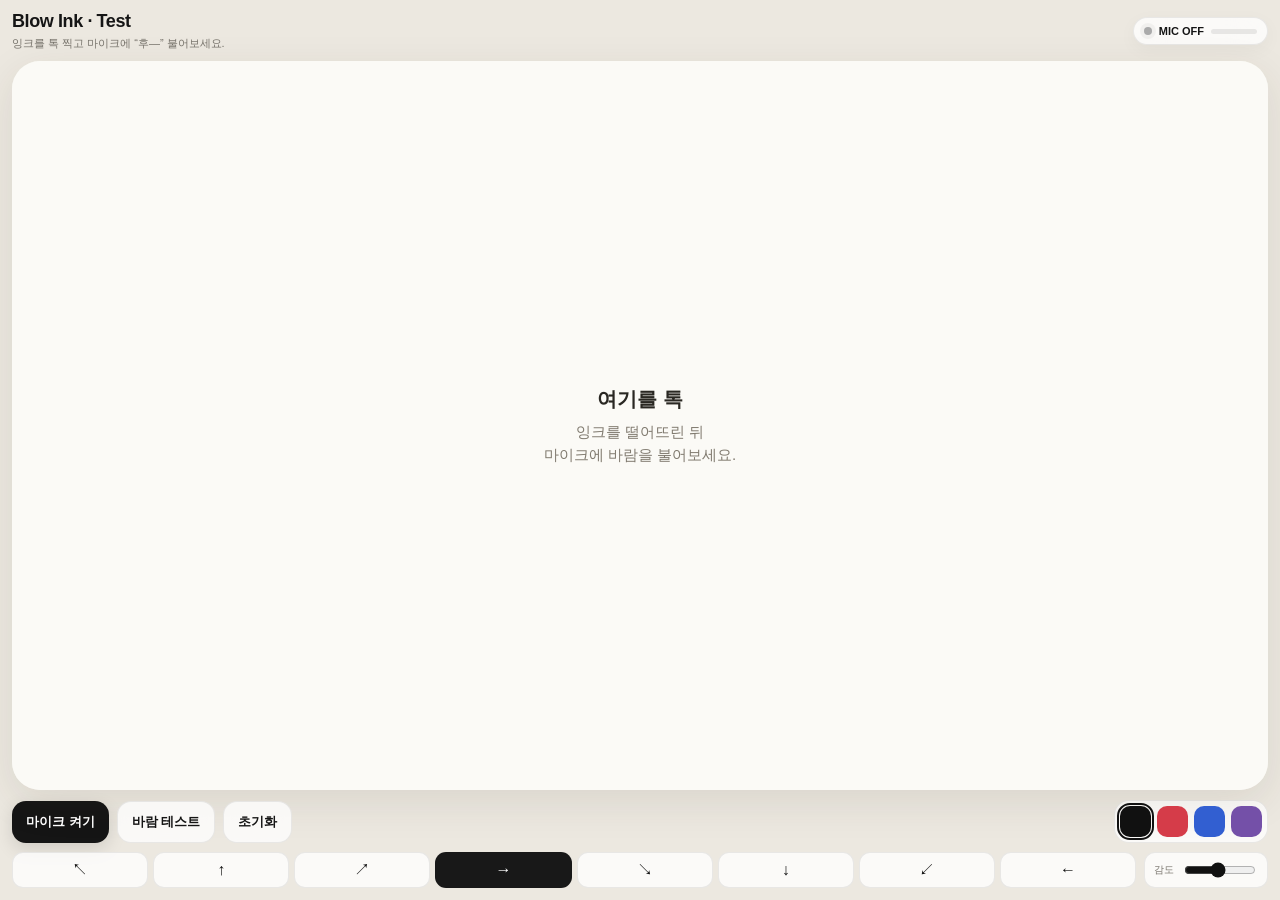
<file: blow-ink-test/index.html>
<!doctype html>
<html lang="ko">
<head>
<meta charset="utf-8" />
<meta name="viewport" content="width=device-width,initial-scale=1,viewport-fit=cover,user-scalable=no" />
<meta name="theme-color" content="#f3f0ea" />
<title>Blow Ink Test</title>
<style>
  :root{
    --bg:#ece8e0; --paper:#fbfaf6; --text:#151515; --muted:#77736b;
    --glass:rgba(255,255,255,.76); --line:rgba(20,20,20,.08);
  }
  *{box-sizing:border-box;-webkit-tap-highlight-color:transparent}
  html,body{margin:0;width:100%;height:100%;overflow:hidden;background:var(--bg);font-family:-apple-system,BlinkMacSystemFont,"SF Pro Display","Apple SD Gothic Neo","Noto Sans KR",sans-serif;color:var(--text)}
  body{padding:env(safe-area-inset-top) env(safe-area-inset-right) env(safe-area-inset-bottom) env(safe-area-inset-left)}
  .app{height:100%;display:grid;grid-template-rows:auto 1fr auto;gap:10px;padding:12px}
  .top{display:flex;align-items:center;justify-content:space-between;gap:10px}
  .title{min-width:0}
  h1{font-size:18px;line-height:1.1;margin:0;font-weight:750;letter-spacing:-.4px}
  .sub{font-size:11px;color:var(--muted);margin-top:4px}
  .mic-pill{display:flex;align-items:center;gap:7px;background:var(--glass);border:1px solid var(--line);backdrop-filter:blur(18px);-webkit-backdrop-filter:blur(18px);border-radius:999px;padding:7px 10px;box-shadow:0 5px 18px rgba(0,0,0,.04)}
  .dot{width:8px;height:8px;border-radius:50%;background:#aaa;box-shadow:0 0 0 4px rgba(0,0,0,.04)}
  .dot.on{background:#34c759;box-shadow:0 0 0 4px rgba(52,199,89,.13)}
  .mic-label{font-size:11px;font-weight:650;white-space:nowrap}
  .meter{width:46px;height:5px;background:rgba(0,0,0,.08);border-radius:99px;overflow:hidden}
  .meter i{display:block;height:100%;width:0%;background:#111;border-radius:inherit;transition:width 60ms linear}
  .stage{position:relative;min-height:0;border-radius:28px;overflow:hidden;background:var(--paper);box-shadow:0 12px 42px rgba(56,45,25,.10),inset 0 0 0 1px rgba(70,55,30,.06)}
  canvas{width:100%;height:100%;display:block;touch-action:none;background:transparent}
  .hint{position:absolute;inset:0;display:flex;align-items:center;justify-content:center;pointer-events:none;text-align:center;padding:40px;transition:opacity .25s}
  .hint.hide{opacity:0}
  .hint-inner{font-size:15px;line-height:1.55;color:#817b70}
  .hint-inner b{display:block;color:#292722;font-size:20px;margin-bottom:5px}
  .blow-badge{position:absolute;left:50%;top:14px;transform:translate(-50%,-10px) scale(.96);opacity:0;background:rgba(20,20,20,.82);color:white;padding:7px 12px;border-radius:999px;font-size:12px;font-weight:700;backdrop-filter:blur(12px);transition:.16s}
  .blow-badge.on{opacity:1;transform:translate(-50%,0) scale(1)}
  .error{position:absolute;left:14px;right:14px;bottom:14px;background:rgba(255,59,48,.92);color:white;padding:10px 12px;border-radius:14px;font-size:12px;line-height:1.4;display:none}
  .controls{display:grid;gap:9px}
  .row{display:flex;align-items:center;gap:8px;min-width:0}
  button{appearance:none;border:0;font:inherit;color:inherit}
  .primary,.soft{height:42px;border-radius:14px;padding:0 14px;font-size:13px;font-weight:720;white-space:nowrap}
  .primary{background:#151515;color:white;box-shadow:0 6px 18px rgba(0,0,0,.12)}
  .soft{background:var(--glass);border:1px solid var(--line);backdrop-filter:blur(18px);-webkit-backdrop-filter:blur(18px)}
  .soft:active,.primary:active{transform:scale(.98)}
  .colors{display:flex;gap:6px;padding:5px;background:var(--glass);border:1px solid var(--line);border-radius:15px}
  .color{width:31px;height:31px;border-radius:10px;position:relative}
  .color.active:after{content:"";position:absolute;inset:-3px;border:2px solid #111;border-radius:13px}
  .spacer{flex:1}
  .dirs{display:grid;grid-template-columns:repeat(8,1fr);gap:5px;flex:1;min-width:0}
  .dir{height:36px;border-radius:11px;background:var(--glass);border:1px solid var(--line);font-size:16px}
  .dir.active{background:#181818;color:white}
  .sens{display:flex;align-items:center;gap:8px;min-width:105px;padding:0 9px;height:36px;background:var(--glass);border:1px solid var(--line);border-radius:11px}
  .sens span{font-size:10px;color:var(--muted);white-space:nowrap}
  input[type=range]{width:72px;accent-color:#111}
  @media (max-height:700px){
    .app{gap:7px;padding:9px}
    .primary,.soft{height:38px}
    .dir,.sens{height:33px}
  }
</style>
</head>
<body>
<div class="app">
  <div class="top">
    <div class="title">
      <h1>Blow Ink · Test</h1>
      <div class="sub">잉크를 톡 찍고 마이크에 “후—” 불어보세요.</div>
    </div>
    <div class="mic-pill" aria-label="마이크 상태">
      <span id="micDot" class="dot"></span>
      <span id="micLabel" class="mic-label">MIC OFF</span>
      <span class="meter"><i id="meterFill"></i></span>
    </div>
  </div>

  <div class="stage" id="stage">
    <canvas id="canvas"></canvas>
    <div class="hint" id="hint">
      <div class="hint-inner"><b>여기를 톡</b>잉크를 떨어뜨린 뒤<br>마이크에 바람을 불어보세요.</div>
    </div>
    <div class="blow-badge" id="blowBadge">후— 바람 감지!</div>
    <div class="error" id="errorBox"></div>
  </div>

  <div class="controls">
    <div class="row">
      <button id="micBtn" class="primary">마이크 켜기</button>
      <button id="testBtn" class="soft">바람 테스트</button>
      <button id="clearBtn" class="soft">초기화</button>
      <div class="spacer"></div>
      <div class="colors" aria-label="잉크 색">
        <button class="color active" data-color="#111111" style="background:#111"></button>
        <button class="color" data-color="#d53c49" style="background:#d53c49"></button>
        <button class="color" data-color="#325fd1" style="background:#325fd1"></button>
        <button class="color" data-color="#7450a8" style="background:#7450a8"></button>
      </div>
    </div>
    <div class="row">
      <div class="dirs" aria-label="바람 방향">
        <button class="dir" data-a="-2.356">↖</button>
        <button class="dir" data-a="-1.571">↑</button>
        <button class="dir" data-a="-0.785">↗</button>
        <button class="dir active" data-a="0">→</button>
        <button class="dir" data-a="0.785">↘</button>
        <button class="dir" data-a="1.571">↓</button>
        <button class="dir" data-a="2.356">↙</button>
        <button class="dir" data-a="3.142">←</button>
      </div>
      <label class="sens"><span>감도</span><input id="sens" type="range" min="0.6" max="3.2" step="0.1" value="1.8"></label>
    </div>
  </div>
</div>

<script>
(() => {
  const canvas = document.getElementById('canvas');
  const stage = document.getElementById('stage');
  const hint = document.getElementById('hint');
  const ctx = canvas.getContext('2d', {alpha:false});
  const ink = document.createElement('canvas');
  const inkCtx = ink.getContext('2d');
  const temp = document.createElement('canvas');
  const tempCtx = temp.getContext('2d');
  const micBtn = document.getElementById('micBtn');
  const testBtn = document.getElementById('testBtn');
  const clearBtn = document.getElementById('clearBtn');
  const micDot = document.getElementById('micDot');
  const micLabel = document.getElementById('micLabel');
  const meterFill = document.getElementById('meterFill');
  const blowBadge = document.getElementById('blowBadge');
  const errorBox = document.getElementById('errorBox');
  const sens = document.getElementById('sens');

  let dpr = 1, selected = '#111111', windAngle = 0;
  let hasInk = false, fronts = [], lastT = performance.now();
  let manualBlow = 0, micStrength = 0, displayedStrength = 0;
  let analyser = null, audioCtx = null, timeData = null, freqData = null, mediaStream = null;
  let frameCount = 0;

  function rgba(hex,a){
    const h = hex.replace('#','');
    const n = parseInt(h.length===3 ? h.split('').map(x=>x+x).join('') : h,16);
    return 'rgba('+((n>>16)&255)+','+((n>>8)&255)+','+(n&255)+','+a+')';
  }

  function resize(){
    const r = stage.getBoundingClientRect();
    const old = document.createElement('canvas');
    old.width = ink.width || 1; old.height = ink.height || 1;
    if(ink.width) old.getContext('2d').drawImage(ink,0,0);
    dpr = Math.min(window.devicePixelRatio || 1, 1.6);
    const w = Math.max(1, Math.floor(r.width*dpr));
    const h = Math.max(1, Math.floor(r.height*dpr));
    canvas.width=w; canvas.height=h; ink.width=w; ink.height=h; temp.width=w; temp.height=h;
    if(old.width>1 && old.height>1) inkCtx.drawImage(old,0,0,old.width,old.height,0,0,w,h);
  }
  addEventListener('resize', resize, {passive:true});
  resize();

  function addBlot(xCss,yCss){
    const x=xCss*dpr, y=yCss*dpr;
    const base=24*dpr;
    inkCtx.save();
    inkCtx.globalCompositeOperation='source-over';

    const g=inkCtx.createRadialGradient(x,y,1,x,y,base*1.35);
    g.addColorStop(0,rgba(selected,.90));
    g.addColorStop(.5,rgba(selected,.72));
    g.addColorStop(.83,rgba(selected,.26));
    g.addColorStop(1,rgba(selected,0));
    inkCtx.fillStyle=g;
    inkCtx.beginPath(); inkCtx.arc(x,y,base*1.35,0,Math.PI*2); inkCtx.fill();

    for(let i=0;i<55;i++){
      const a=Math.random()*Math.PI*2;
      const rr=Math.pow(Math.random(),.65)*base*1.15;
      const px=x+Math.cos(a)*rr, py=y+Math.sin(a)*rr;
      const pr=(1.5+Math.random()*4.5)*dpr;
      inkCtx.fillStyle=rgba(selected,.025+Math.random()*.11);
      inkCtx.beginPath(); inkCtx.arc(px,py,pr,0,Math.PI*2); inkCtx.fill();
    }
    inkCtx.restore();

    for(let i=0;i<16;i++){
      const a=Math.random()*Math.PI*2;
      const rr=Math.random()*base*.45;
      fronts.push({
        x:x+Math.cos(a)*rr, y:y+Math.sin(a)*rr,
        px:x, py:y, color:selected,
        width:(.7+Math.random()*2.2)*dpr,
        drift:(Math.random()-.5)*.18,
        energy:.55+Math.random()*.75
      });
    }
    hasInk=true; hint.classList.add('hide');
  }

  canvas.addEventListener('pointerdown', e=>{
    const r=canvas.getBoundingClientRect();
    addBlot(e.clientX-r.left,e.clientY-r.top);
  });

  document.querySelectorAll('.color').forEach(b=>b.addEventListener('click',()=>{
    document.querySelectorAll('.color').forEach(x=>x.classList.remove('active'));
    b.classList.add('active'); selected=b.dataset.color;
  }));
  document.querySelectorAll('.dir').forEach(b=>b.addEventListener('click',()=>{
    document.querySelectorAll('.dir').forEach(x=>x.classList.remove('active'));
    b.classList.add('active'); windAngle=Number(b.dataset.a);
  }));

  clearBtn.addEventListener('click',()=>{
    inkCtx.clearRect(0,0,ink.width,ink.height);
    tempCtx.clearRect(0,0,temp.width,temp.height);
    fronts=[]; hasInk=false; hint.classList.remove('hide');
  });

  testBtn.addEventListener('pointerdown',()=>{ manualBlow=1; });
  testBtn.addEventListener('click',()=>{ manualBlow=1; });
  testBtn.addEventListener('pointerup',()=>{ manualBlow=Math.max(manualBlow,.65); });

  async function startMic(){
    errorBox.style.display='none';
    try{
      if(!navigator.mediaDevices || !navigator.mediaDevices.getUserMedia) throw new Error('이 브라우저에서 마이크 API를 사용할 수 없습니다.');
      mediaStream = await navigator.mediaDevices.getUserMedia({
        audio:{echoCancellation:false,noiseSuppression:false,autoGainControl:false,channelCount:1},
        video:false
      });
      const AC = window.AudioContext || window.webkitAudioContext;
      audioCtx = audioCtx || new AC();
      await audioCtx.resume();
      const src=audioCtx.createMediaStreamSource(mediaStream);
      analyser=audioCtx.createAnalyser();
      analyser.fftSize=2048;
      analyser.smoothingTimeConstant=.22;
      src.connect(analyser);
      timeData=new Float32Array(analyser.fftSize);
      freqData=new Uint8Array(analyser.frequencyBinCount);
      micDot.classList.add('on');
      micLabel.textContent='MIC ON';
      micBtn.textContent='마이크 켜짐';
      micBtn.disabled=true;
      micBtn.style.opacity='.68';
    }catch(err){
      errorBox.textContent='마이크를 켜지 못했어요. Safari의 마이크 권한을 확인한 뒤 다시 눌러주세요. ('+(err.message||err)+')';
      errorBox.style.display='block';
    }
  }
  micBtn.addEventListener('click', startMic);

  function readMic(){
    if(!analyser || !audioCtx) return 0;
    analyser.getFloatTimeDomainData(timeData);
    analyser.getByteFrequencyData(freqData);
    let sum=0;
    for(let i=0;i<timeData.length;i++) sum += timeData[i]*timeData[i];
    const rms=Math.sqrt(sum/timeData.length);

    const nyq=audioCtx.sampleRate/2;
    const binHz=nyq/freqData.length;
    const avgBand=(lo,hi)=>{
      const a=Math.max(0,Math.floor(lo/binHz)), b=Math.min(freqData.length-1,Math.ceil(hi/binHz));
      let s=0,n=0; for(let i=a;i<=b;i++){s+=freqData[i];n++} return n?s/n:0;
    };
    const low=avgBand(120,1100);
    const high=avgBand(1500,8500);
    const noisiness=high/(low+20);
    const sensitivity=Number(sens.value);
    const level=Math.max(0,(rms-.012))*9*sensitivity;
    const texture=Math.max(.18,Math.min(1.15,(noisiness-.18)*1.6));
    let v=Math.max(0,Math.min(1,level*texture));
    if(rms>.12) v=Math.max(v,Math.min(1,(rms-.08)*5*sensitivity));
    return v;
  }

  function smear(strength,dt){
    if(!hasInk || strength<.025) return;
    tempCtx.clearRect(0,0,temp.width,temp.height);
    tempCtx.drawImage(ink,0,0);
    const dist=(.45 + strength*3.0)*dpr*(dt/16.67);
    const dx=Math.cos(windAngle)*dist, dy=Math.sin(windAngle)*dist;

    inkCtx.save();
    inkCtx.globalAlpha=.025 + strength*.06;
    inkCtx.filter='blur('+(0.25+strength*.7)+'px)';
    inkCtx.drawImage(temp,dx,dy);
    inkCtx.restore();

    const chance=.02 + strength*.08;
    inkCtx.save();
    inkCtx.lineCap='round';
    inkCtx.lineJoin='round';
    const next=[];
    for(let i=0;i<fronts.length;i++){
      const f=fronts[i];
      const oldX=f.x, oldY=f.y;
      const localA=windAngle+f.drift+(Math.random()-.5)*(.08+strength*.10);
      const speed=(.9+strength*7.5)*dpr*f.energy*(dt/16.67);
      f.x += Math.cos(localA)*speed;
      f.y += Math.sin(localA)*speed;
      f.energy *= .9985;
      inkCtx.strokeStyle=rgba(f.color,.035+strength*.085);
      inkCtx.lineWidth=Math.max(.45*dpr,f.width*(.9+strength*.22));
      inkCtx.beginPath(); inkCtx.moveTo(oldX,oldY); inkCtx.quadraticCurveTo((oldX+f.x)/2+(Math.random()-.5)*1.5*dpr,(oldY+f.y)/2+(Math.random()-.5)*1.5*dpr,f.x,f.y); inkCtx.stroke();

      if(Math.random()<chance){
        inkCtx.fillStyle=rgba(f.color,.05+strength*.08);
        inkCtx.beginPath(); inkCtx.arc(f.x+(Math.random()-.5)*4*dpr,f.y+(Math.random()-.5)*4*dpr,(.55+Math.random()*1.9)*dpr,0,Math.PI*2); inkCtx.fill();
      }
      if(Math.random()<strength*.008 && fronts.length+next.length<260){
        next.push({...f,drift:f.drift+(Math.random()-.5)*.35,width:f.width*.7,energy:f.energy*.82});
      }
      if(f.x>-30 && f.x<ink.width+30 && f.y>-30 && f.y<ink.height+30 && f.energy>.12) next.push(f);
    }
    fronts=next.slice(-260);
    inkCtx.restore();
  }

  function render(t){
    const dt=Math.min(34,t-lastT||16.67); lastT=t; frameCount++;
    micStrength=readMic();
    manualBlow*=.94;
    const target=Math.max(micStrength,manualBlow);
    displayedStrength += (target-displayedStrength)*(target>displayedStrength?.38:.16);
    meterFill.style.width=Math.min(100,displayedStrength*100)+'%';
    blowBadge.classList.toggle('on', displayedStrength>.10);

    smear(displayedStrength,dt);

    ctx.save();
    ctx.fillStyle='#fbfaf6'; ctx.fillRect(0,0,canvas.width,canvas.height);
    ctx.drawImage(ink,0,0);
    ctx.restore();
    requestAnimationFrame(render);
  }
  requestAnimationFrame(render);
})();
</script>
</body>
</html>
</file>
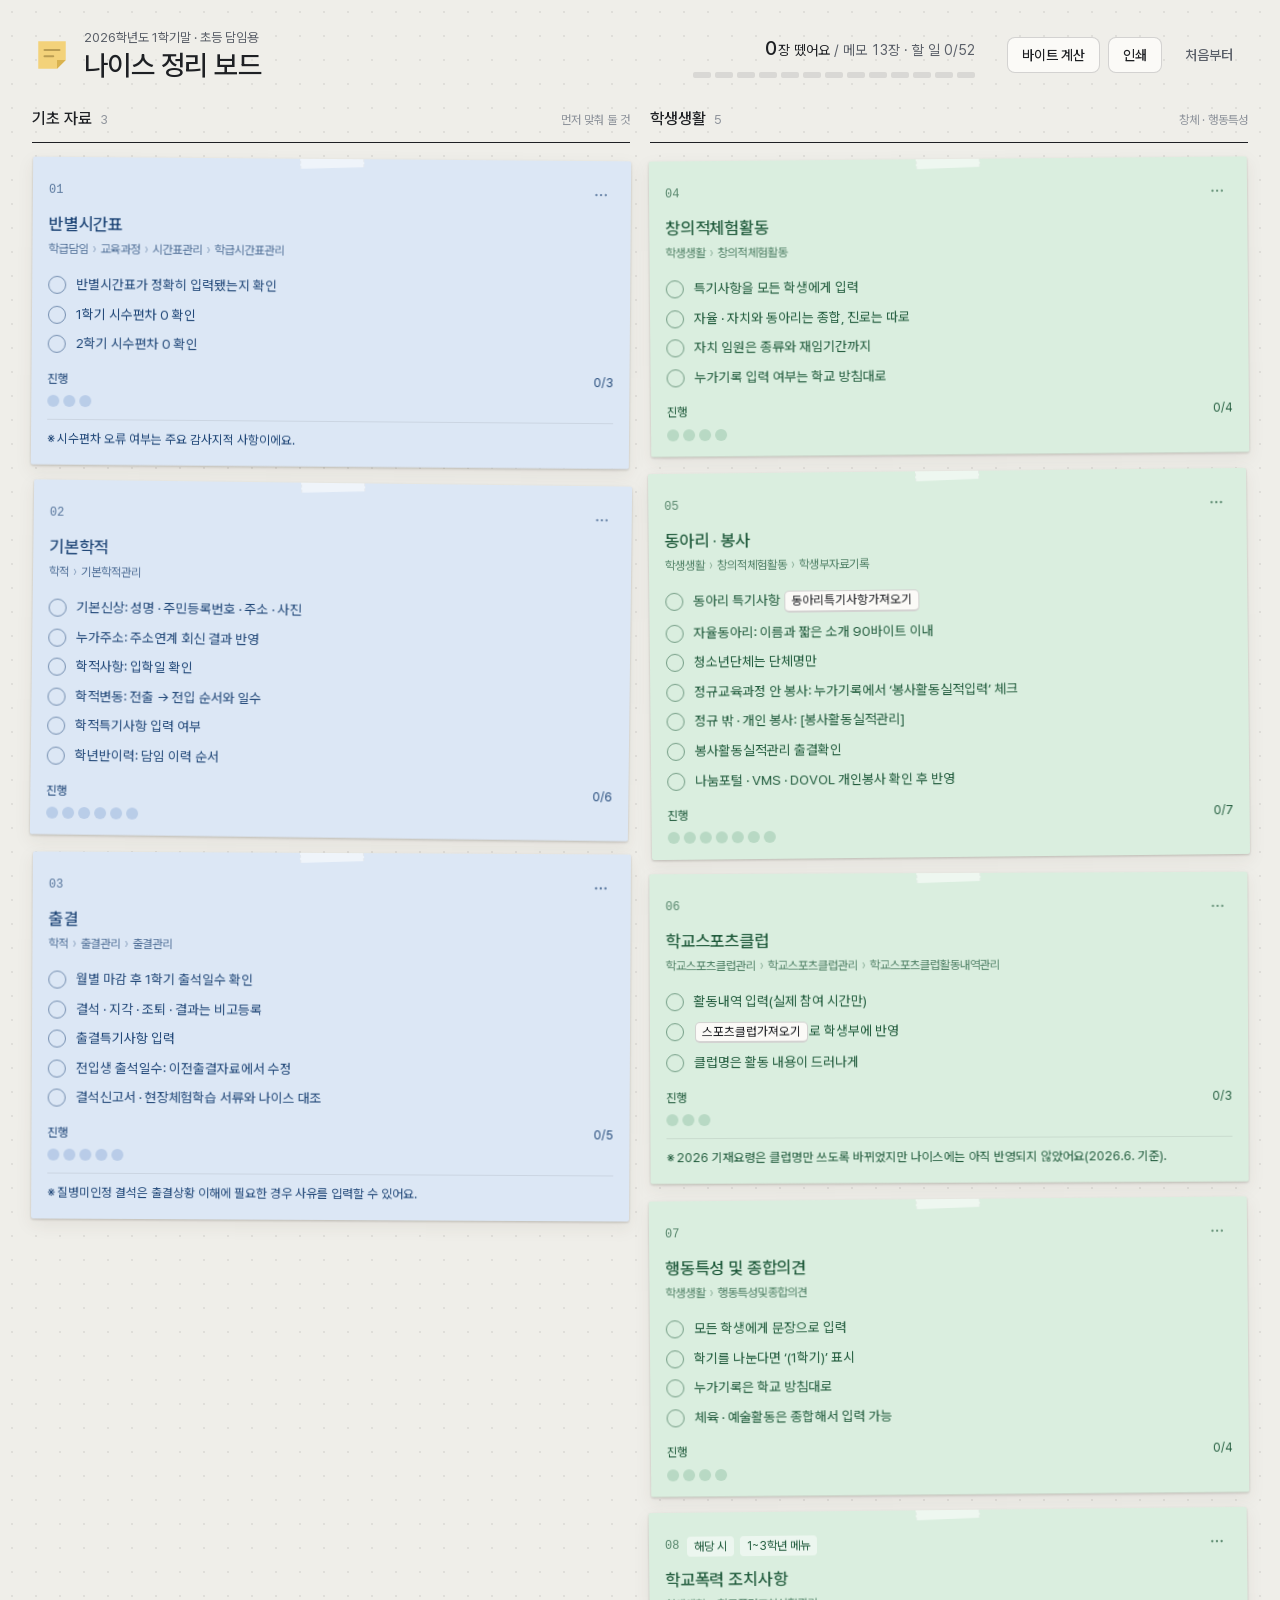
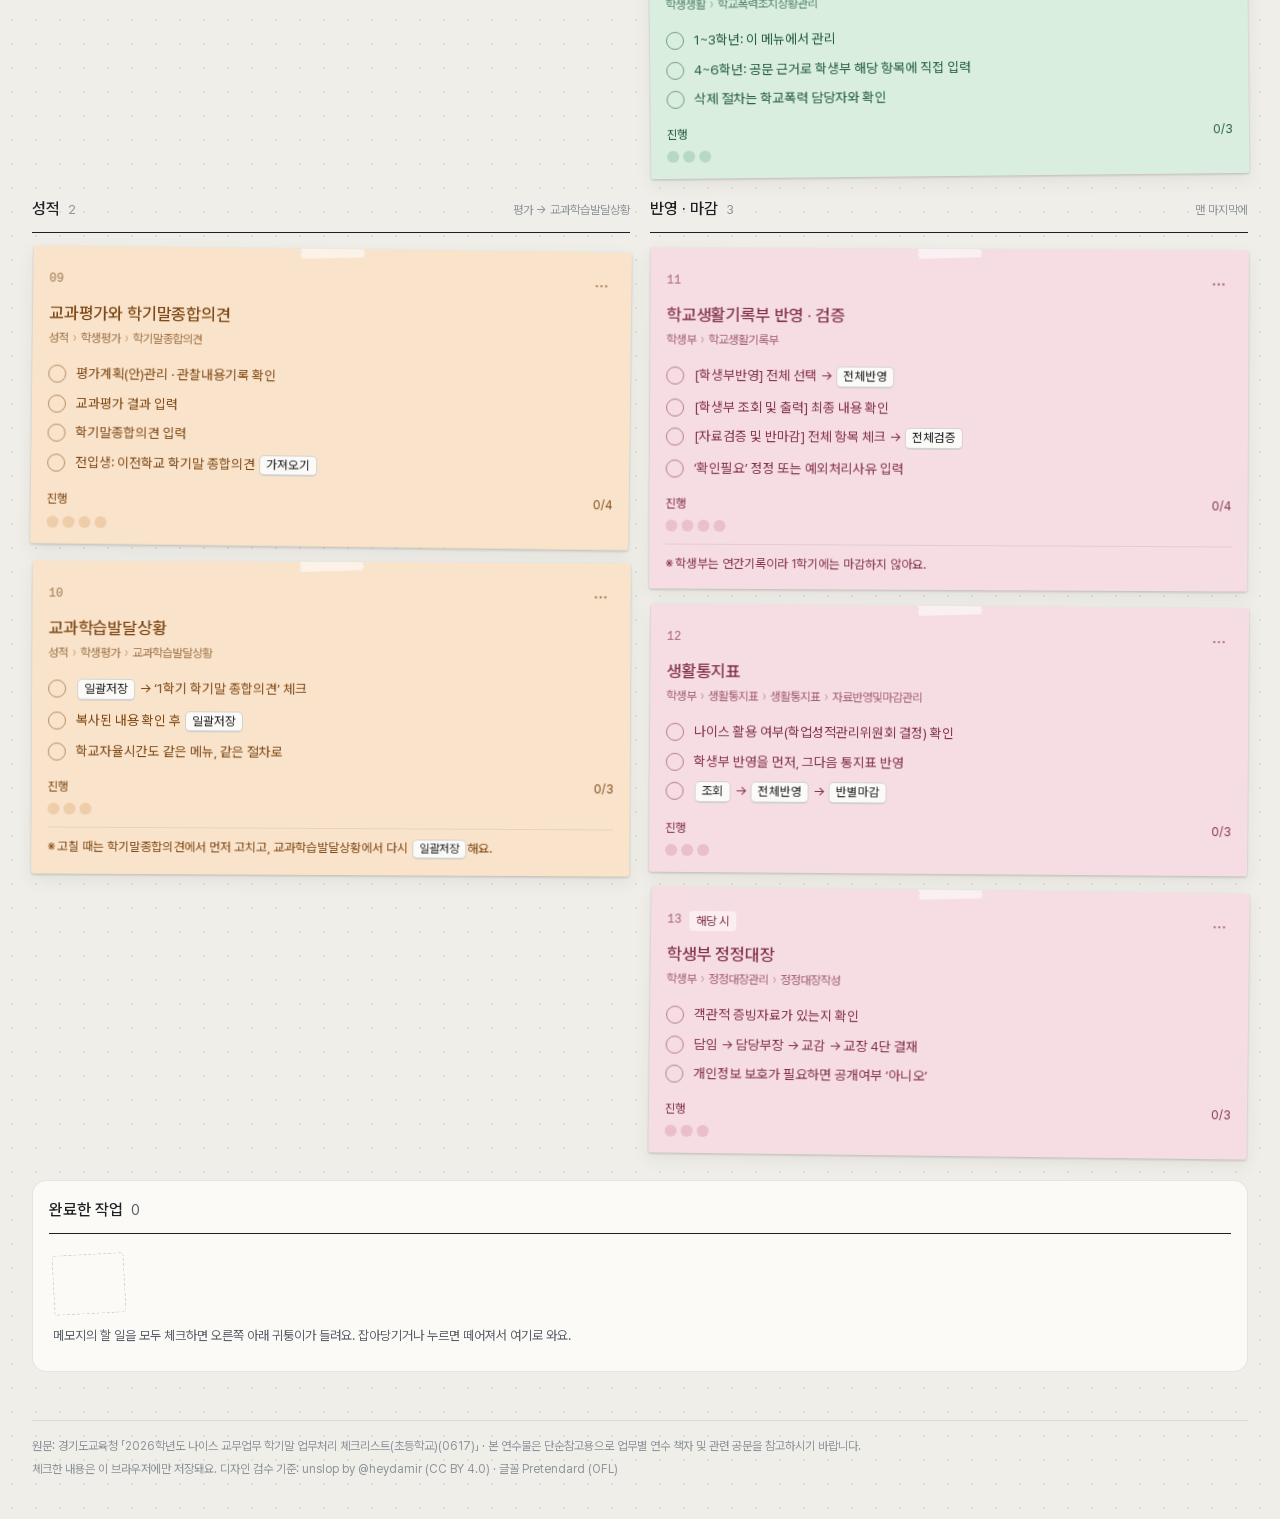
<file: neis-checklist/index.html>
<!doctype html>
<html lang="ko">
<head>
<meta charset="utf-8">
<meta name="viewport" content="width=device-width, initial-scale=1">
<title>1학기말 나이스 정리 보드</title>
<meta name="description" content="2026학년도 1학기말 나이스 입력 및 확인사항(초등) — 담임용 체크리스트 보드">
<link rel="icon" href="data:image/svg+xml,%3Csvg xmlns='http://www.w3.org/2000/svg' viewBox='0 0 32 32'%3E%3Cpath d='M5 5h22v15l-7 7H5z' fill='%23F3D27A'/%3E%3Cpath d='M20 27v-7h7' fill='%23D9B24F'/%3E%3C/svg%3E">
<link rel="stylesheet" href="css/board.css">
</head>
<body>
<div class="app">
  <header class="top">
    <div class="brand">
      <svg class="mark" viewBox="0 0 32 32" aria-hidden="true"><path d="M5 5h22v15l-7 7H5z" class="mk-a"/><path d="M20 27v-7h7z" class="mk-b"/><path d="M10 12h12M10 17h7" class="mk-l"/></svg>
      <div>
        <p class="eyebrow">2026학년도 1학기말 · 초등 담임용</p>
        <h1>나이스 정리 보드</h1>
      </div>
    </div>
    <div class="sum" aria-live="polite">
      <p class="sum-t"><b class="num" id="sumPeeled">0</b>장 뗐어요 <span class="mute">/ 메모 <span class="num" id="sumGroups">0</span>장 · 할 일 <span class="num" id="sumDone">0</span>/<span class="num" id="sumItems">0</span></span></p>
      <ol class="seg" id="seg" aria-hidden="true"></ol>
    </div>
    <nav class="tools">
      <button class="btn" type="button" data-open="bytes">바이트 계산</button>
      <button class="btn" type="button" id="printBtn">인쇄</button>
      <button class="btn ghost" type="button" id="resetBtn">처음부터</button>
    </nav>
  </header>

  <main class="main">
    <section class="board" id="board" aria-label="할 일 메모 보드"></section>

    <aside class="done" aria-labelledby="doneTitle">
      <div class="done-head">
        <h2 id="doneTitle">완료한 작업</h2>
        <span class="num mute" id="doneCount">0</span>
      </div>
      <ol class="done-list" id="doneList"></ol>
      <div class="done-empty" id="doneEmpty">
        <div class="ghost-note" aria-hidden="true"></div>
        <p>메모지의 할 일을 모두 체크하면 오른쪽 아래 귀퉁이가 들려요. 잡아당기거나 누르면 떼어져서 여기로 와요.</p>
      </div>
    </aside>
  </main>

  <section class="print-only" id="printList" aria-hidden="true"></section>

  <footer class="foot">
    <p>원문: 경기도교육청 「2026학년도 나이스 교무업무 학기말 업무처리 체크리스트(초등학교)(0617)」 · 본 연수물은 단순참고용으로 업무별 연수 책자 및 관련 공문을 참고하시기 바랍니다.</p>
    <p>체크한 내용은 이 브라우저에만 저장돼요. 디자인 검수 기준: unslop by @heydamir (CC BY 4.0) · 글꼴 Pretendard (OFL)</p>
  </footer>
</div>

<!-- 자세히 보기 -->
<dialog class="sheet" id="sheet" aria-labelledby="sheetTitle">
  <div class="sheet-in" id="sheetIn"></div>
</dialog>

<!-- 바이트 계산 -->
<dialog class="pop" id="bytes" aria-labelledby="bytesTitle">
  <form method="dialog" class="pop-in">
    <div class="pop-head">
      <h2 id="bytesTitle">나이스 바이트 계산</h2>
      <button class="icon-btn" value="close" aria-label="닫기"><svg viewBox="0 0 24 24"><path d="M18 6 6 18M6 6l12 12"/></svg></button>
    </div>
    <p class="mute small">한글 3바이트, 영문 · 숫자 · 공백 · 줄바꿈 1바이트로 셉니다. 자율동아리 소개는 90바이트 이내예요.</p>
    <textarea id="byteIn" rows="5" placeholder="입력할 문장"></textarea>
    <div class="byte-out">
      <span><b class="num" id="byteN">0</b> 바이트</span>
      <span class="mute"><span class="num" id="charN">0</span>자</span>
      <span class="byte-flag" id="byteFlag"></span>
    </div>
    <div class="byte-bar"><i id="byteBar"></i></div>
  </form>
</dialog>

<div class="toast" id="toast" role="status"></div>

<script src="js/data.js"></script>
<script src="js/board.js"></script>
</body>
</html>
</file>
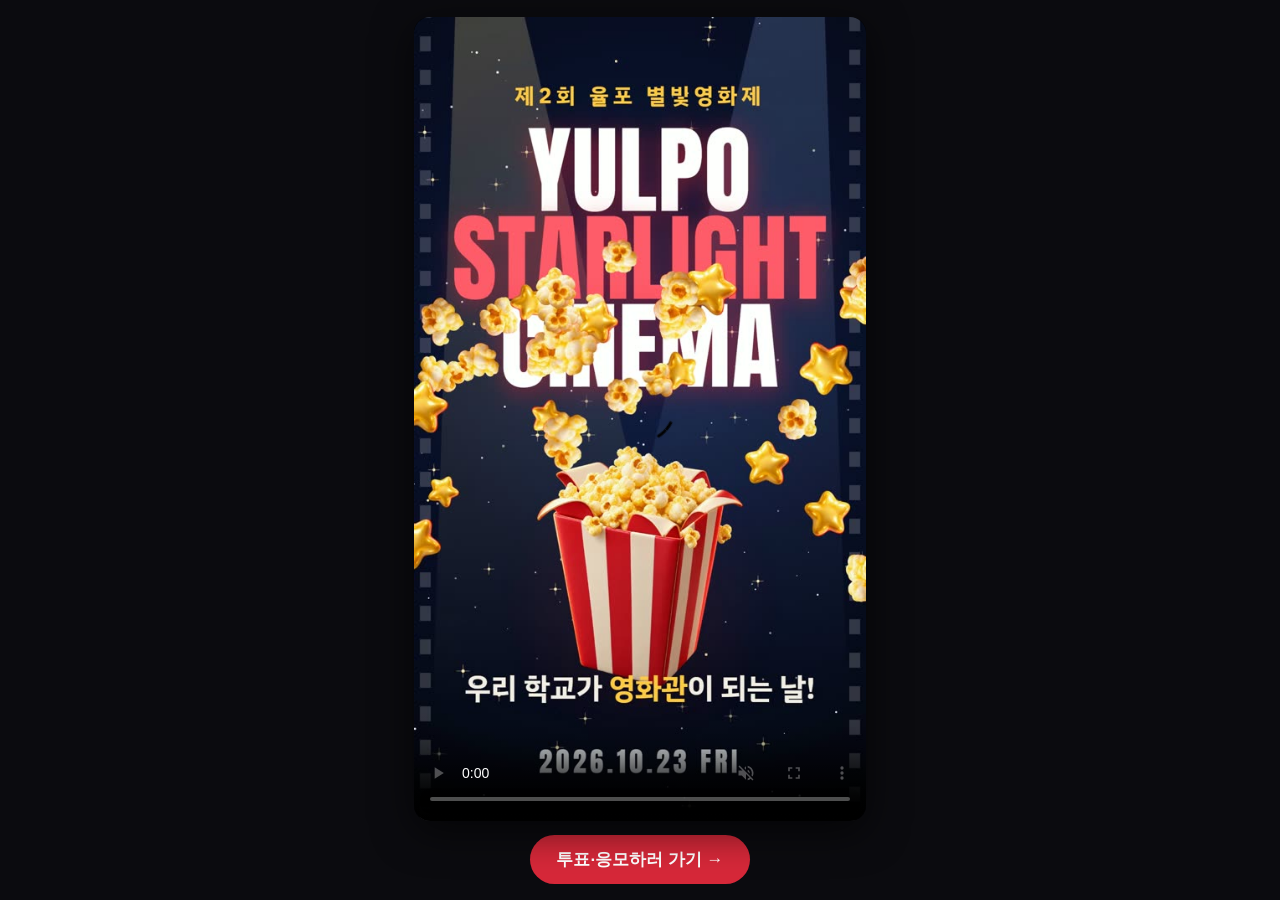
<file: video/index.html>
<!doctype html>
<html lang="ko">
<head>
<meta charset="utf-8">
<meta name="viewport" content="width=device-width,initial-scale=1,viewport-fit=cover">
<title>제2회 율포 별빛 영화제 안내 영상</title>
<meta name="robots" content="noindex">
<meta property="og:title" content="제2회 율포 별빛 영화제 안내 영상">
<meta property="og:description" content="투표하고 한마디 남기고 티켓 받는 방법을 30초에 보여 드려요.">
<meta property="og:image" content="https://a51477859.github.io/starlight/video/poster.jpg">
<meta property="og:type" content="video.other">
<style>
:root{--ink:#0B0B0F;--corn:#FFC940;--red:#D62839}
*{box-sizing:border-box;margin:0;padding:0}
html,body{height:100%;background:var(--ink);color:#F4EEE3;font-family:"Malgun Gothic","Apple SD Gothic Neo",sans-serif}
body{display:flex;flex-direction:column;align-items:center;justify-content:center;gap:14px;padding:12px 12px max(12px,env(safe-area-inset-bottom))}
.wrap{position:relative;height:calc(100dvh - 96px);max-height:900px;aspect-ratio:9/16;max-width:100%;background:#000;border-radius:16px;overflow:hidden;box-shadow:0 10px 40px rgba(0,0,0,.6)}
video{width:100%;height:100%;object-fit:contain;display:block;background:#000}
.snd{position:absolute;right:10px;top:10px;border:0;border-radius:20px;padding:8px 14px;font-weight:700;font-size:14px;font-family:inherit;background:rgba(0,0,0,.65);color:#fff;display:none}
.snd.on{display:block}
a.go{display:block;text-align:center;text-decoration:none;font-weight:700;font-size:17px;background:var(--red);color:#fff;padding:13px 26px;border-radius:30px}
</style>
</head>
<body>
<div class="wrap">
  <video id="v" src="starlight.mp4" poster="poster.jpg" controls playsinline muted autoplay preload="auto"></video>
  <button class="snd" id="snd" type="button">🔊 소리 켜기</button>
</div>
<a class="go" href="https://a51477859.github.io/starlight/">투표·응모하러 가기 →</a>
<script>
const v=document.getElementById('v'),b=document.getElementById('snd');
v.play().catch(()=>{});
function sync(){ b.classList.toggle('on', v.muted && !v.paused); }
v.addEventListener('play',sync); v.addEventListener('pause',sync); v.addEventListener('volumechange',sync);
b.addEventListener('click',()=>{ v.muted=false; v.volume=1; sync(); });
</script>
</body>
</html>
</file>
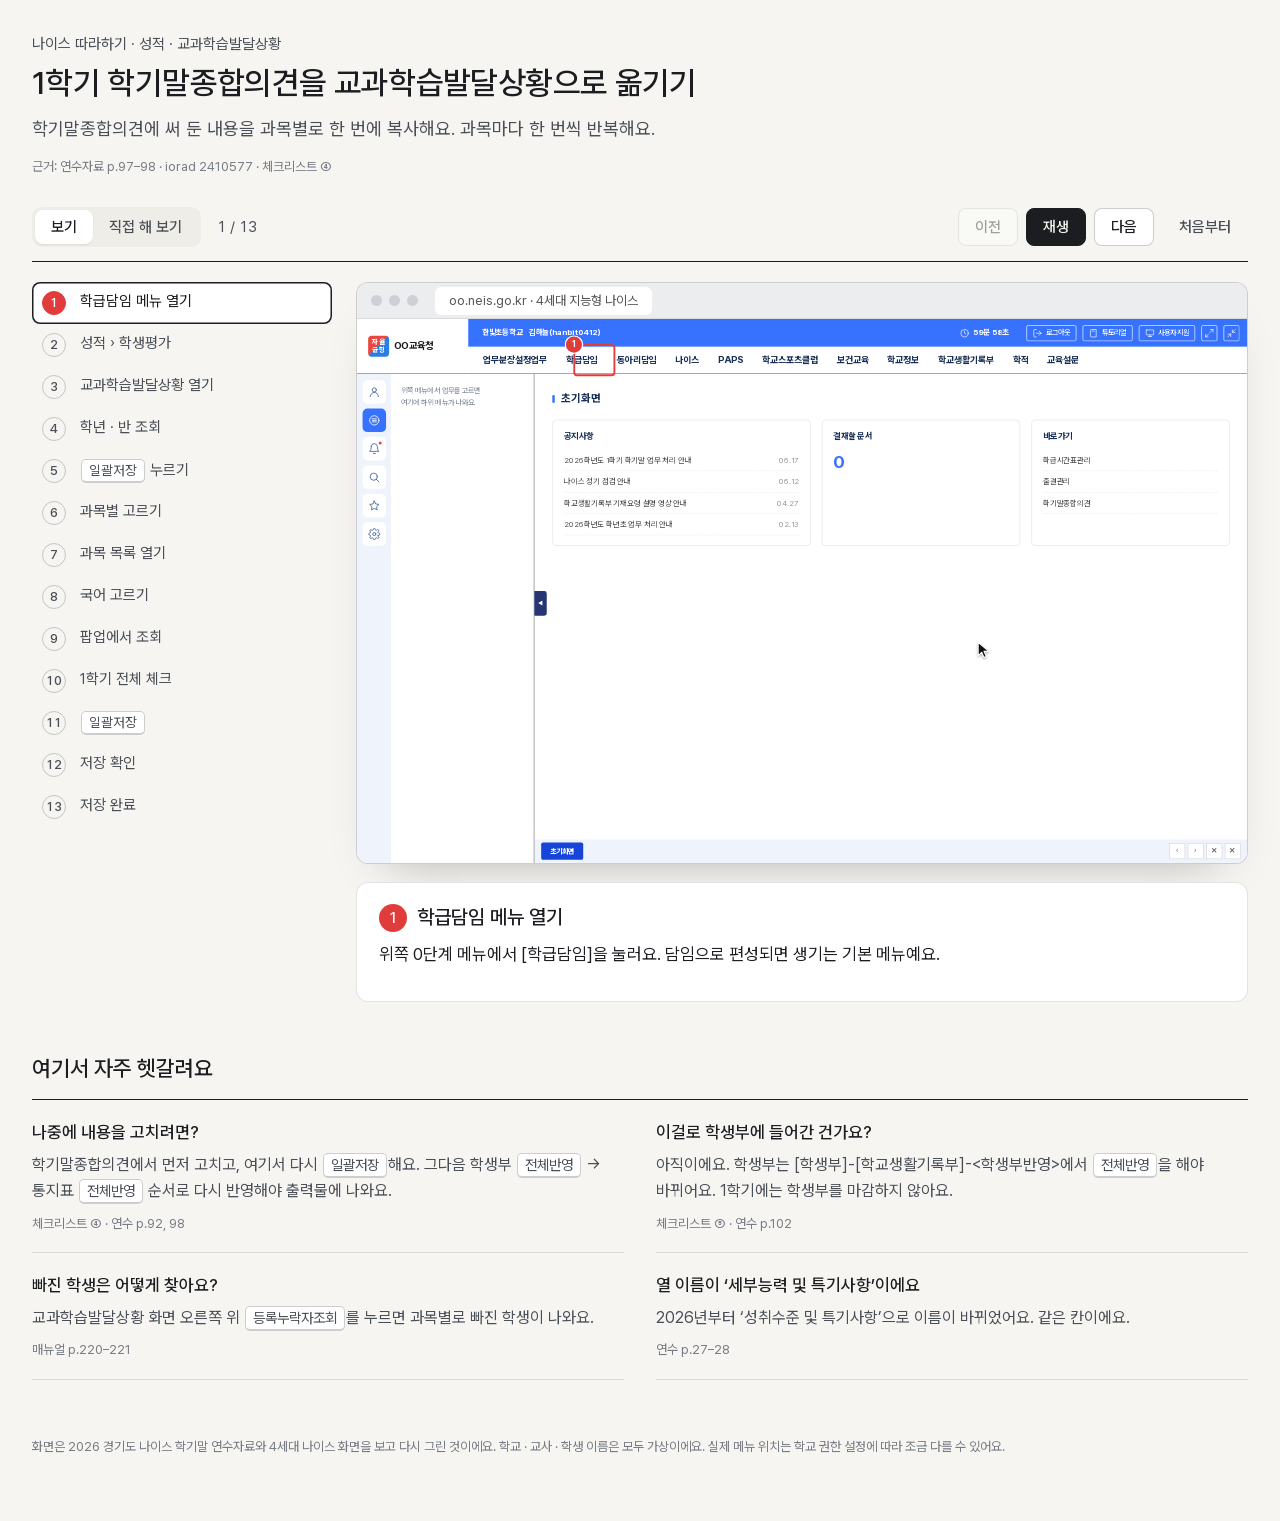
<file: neis-checklist/follow.html>
<!doctype html>
<html lang="ko">
<head>
<meta charset="utf-8">
<meta name="viewport" content="width=device-width, initial-scale=1">
<title>나이스 따라하기 · 교과학습발달상황</title>
<link rel="stylesheet" href="css/site.css">
<link rel="stylesheet" href="css/neis.css">
</head>
<body>
<main class="page">
  <p class="eyebrow" id="crumb"></p>
  <h1 id="title"></h1>
  <p class="lead" id="lead"></p>
  <span class="src" id="src"></span>

  <section class="sim" id="sim" tabindex="-1" aria-label="나이스 따라하기"></section>

  <section class="after">
    <h2>여기서 자주 헷갈려요</h2>
    <div class="qa" id="qa"></div>
  </section>

  <p class="foot">화면은 2026 경기도 나이스 학기말 연수자료와 4세대 나이스 화면을 보고 다시 그린 것이에요. 학교 · 교사 · 학생 이름은 모두 가상이에요. 실제 메뉴 위치는 학교 권한 설정에 따라 조금 다를 수 있어요.</p>
</main>

<script src="js/neis-app.js"></script>
<script src="js/sim-engine.js"></script>
<script src="js/scenarios.js"></script>
<script>
(function () {
  var id = (location.hash || '#gyogwa').slice(1);
  var scn = window.NEIS_SCENARIOS[id] || window.NEIS_SCENARIOS.gyogwa;
  function esc(s) { return String(s).replace(/[&<>"]/g, function (c) { return { '&': '&amp;', '<': '&lt;', '>': '&gt;', '"': '&quot;' }[c]; }); }
  function rich(s) { return esc(s).replace(/\{([^}]+)\}/g, '<span class="key">$1</span>'); }
  document.getElementById('crumb').textContent = '나이스 따라하기 · ' + scn.crumb;
  document.getElementById('title').textContent = scn.title;
  document.getElementById('lead').textContent = scn.lead;
  document.getElementById('src').textContent = '근거: ' + scn.src;
  document.getElementById('qa').innerHTML = scn.after.map(function (x) {
    return '<div><h3>' + esc(x.q) + '</h3><p>' + rich(x.a) + '</p><small>' + esc(x.src) + '</small></div>';
  }).join('');
  new window.NeisSim(document.getElementById('sim'), scn, window.NEIS_FAKE);
})();
</script>
</body>
</html>
</file>
<file: neis-checklist/css/board.css>
@font-face {
  font-family: "Pretendard Variable";
  src: url("../fonts/PretendardVariable.woff2") format("woff2-variations");
  font-weight: 45 920;
  font-display: swap;
}

@property --f {
  syntax: "<length>";
  inherits: true;
  initial-value: 0px;
}

:root {
  --sans: "Pretendard Variable", Pretendard, system-ui, -apple-system, "Apple SD Gothic Neo", "Malgun Gothic", sans-serif;
  --mono: ui-monospace, "SF Mono", "Cascadia Mono", Consolas, monospace;

  /* 책상: 따뜻한 회색 한 줄기 */
  --desk: #EFEEE9;
  --desk-dot: rgba(40, 38, 30, .08);
  --surface: #FBFAF7;
  --ink: #1E2024;
  --ink2: #5A5F68;
  --ink3: #8F949C;
  --line: rgba(30, 32, 36, .1);
  --line2: rgba(30, 32, 36, .18);
  --accent: #2B63D9;

  /* 메모지 — 영역마다 종이 한 장 색. 색은 '어느 영역인가'만 뜻한다 */
  --base-paper: #DCE7F5; --base-back: #C7D6EC; --base-ink: #1F4677; --base-dot: #2F64B5;
  --life-paper: #DAEEDF; --life-back: #C3E1CB; --life-ink: #1F5A3B; --life-dot: #2E8455;
  --grade-paper: #F9E4CB; --grade-back: #EFCFA8; --grade-ink: #7D4613; --grade-dot: #C8701C;
  --rec-paper: #F5DDE3; --rec-back: #EAC4CE; --rec-ink: #833048; --rec-dot: #BE4A6A;

  --tape: rgba(255, 255, 255, .55);
  --shadow: rgba(40, 34, 20, .22);

  --ease: cubic-bezier(.2, .8, .2, 1);
  --t-fast: .16s;
  --t-mid: .28s;

  color-scheme: light;
}

@media (prefers-color-scheme: dark) {
  :root:not([data-theme="light"]) {
    --desk: #18191B; --desk-dot: rgba(255, 255, 255, .05); --surface: #202124;
    --ink: #E9E8E4; --ink2: #A9ABB0; --ink3: #75787E;
    --line: rgba(255, 255, 255, .09); --line2: rgba(255, 255, 255, .16); --accent: #7FA5F0;
    --base-paper: #263446; --base-back: #31435A; --base-ink: #C9DAF2; --base-dot: #7FA5E0;
    --life-paper: #243A2D; --life-back: #2F4A39; --life-ink: #C5E6D0; --life-dot: #6DBB8C;
    --grade-paper: #3E3021; --grade-back: #4E3D29; --grade-ink: #F0D3B0; --grade-dot: #E09A54;
    --rec-paper: #3F2A31; --rec-back: #50363F; --rec-ink: #F0C9D3; --rec-dot: #E07F9A;
    --tape: rgba(255, 255, 255, .1); --shadow: rgba(0, 0, 0, .55);
    color-scheme: dark;
  }
}
:root[data-theme="dark"] {
  --desk: #18191B; --desk-dot: rgba(255, 255, 255, .05); --surface: #202124;
  --ink: #E9E8E4; --ink2: #A9ABB0; --ink3: #75787E;
  --line: rgba(255, 255, 255, .09); --line2: rgba(255, 255, 255, .16); --accent: #7FA5F0;
  --base-paper: #263446; --base-back: #31435A; --base-ink: #C9DAF2; --base-dot: #7FA5E0;
  --life-paper: #243A2D; --life-back: #2F4A39; --life-ink: #C5E6D0; --life-dot: #6DBB8C;
  --grade-paper: #3E3021; --grade-back: #4E3D29; --grade-ink: #F0D3B0; --grade-dot: #E09A54;
  --rec-paper: #3F2A31; --rec-back: #50363F; --rec-ink: #F0C9D3; --rec-dot: #E07F9A;
  --tape: rgba(255, 255, 255, .1); --shadow: rgba(0, 0, 0, .55);
  color-scheme: dark;
}

* { box-sizing: border-box; }
[hidden] { display: none !important; }
html { -webkit-text-size-adjust: 100%; }
body {
  margin: 0;
  font-family: var(--sans);
  font-size: 15px;
  line-height: 1.6;
  color: var(--ink);
  background-color: var(--desk);
  background-image: radial-gradient(var(--desk-dot) 1px, transparent 1.2px);
  background-size: 24px 24px;
  word-break: keep-all;
  overflow-wrap: anywhere;
  -webkit-font-smoothing: antialiased;
}
button, input, textarea { font: inherit; color: inherit; }
button { cursor: pointer; }
h1, h2, h3, p { margin: 0; }
.num { font-variant-numeric: tabular-nums; }
.mute { color: var(--ink2); }
.small { font-size: 13px; }
:focus-visible { outline: 2px solid var(--accent); outline-offset: 2px; border-radius: 4px; }

.app { max-width: 1600px; margin: 0 auto; padding: 0 32px 40px; }

/* ── 상단 ─────────────────────────── */
.top {
  display: grid;
  grid-template-columns: auto 1fr auto;
  align-items: center;
  gap: 32px;
  padding: 28px 0 24px;
}
.brand { display: flex; align-items: center; gap: 12px; }
.mark { width: 40px; height: 40px; flex: none; }
.mk-a { fill: #F3D27A; }
.mk-b { fill: #D9B24F; }
.mk-l { stroke: rgba(80, 60, 10, .35); stroke-width: 1.6; stroke-linecap: round; fill: none; }
.eyebrow { font-size: 13px; color: var(--ink2); }
h1 { font-size: 28px; line-height: 1.2; font-weight: 500; letter-spacing: -.02em; }

.sum { justify-self: end; display: grid; gap: 8px; min-width: 280px; }
.sum-t { font-size: 14px; text-align: right; }
.sum-t b { font-size: 20px; font-weight: 500; margin-right: 1px; }
.seg { list-style: none; margin: 0; padding: 0; display: flex; gap: 4px; justify-content: flex-end; }
.seg li { width: 18px; height: 6px; border-radius: 2px; background: var(--line); transition: background-color var(--t-mid) var(--ease); }
.seg li.on[data-lane="base"] { background: var(--base-dot); }
.seg li.on[data-lane="life"] { background: var(--life-dot); }
.seg li.on[data-lane="grade"] { background: var(--grade-dot); }
.seg li.on[data-lane="rec"] { background: var(--rec-dot); }

.tools { display: flex; gap: 8px; }
.btn {
  height: 36px; padding: 0 14px;
  border: 1px solid var(--line2); border-radius: 8px;
  background: var(--surface); font-size: 14px; font-weight: 500;
  transition: background-color var(--t-fast) var(--ease), border-color var(--t-fast) var(--ease), transform var(--t-fast) var(--ease);
}
.btn:hover { border-color: var(--ink3); }
.btn:active { transform: scale(.97); }
.btn.ghost { background: transparent; border-color: transparent; color: var(--ink2); }
.btn.ghost:hover { color: var(--ink); border-color: var(--line2); }
.icon-btn {
  width: 32px; height: 32px; display: grid; place-items: center;
  border: 0; border-radius: 8px; background: transparent; color: var(--ink2);
  transition: background-color var(--t-fast) var(--ease), color var(--t-fast) var(--ease);
}
.icon-btn:hover { background: var(--line); color: var(--ink); }
.icon-btn svg, .ic { width: 16px; height: 16px; fill: none; stroke: currentColor; stroke-width: 1.5; stroke-linecap: round; stroke-linejoin: round; }

/* ── 본문: 보드 + 완료 목록 ─────────── */
.main { display: grid; grid-template-columns: minmax(0, 1fr) 300px; gap: 24px; align-items: start; }

.board { display: grid; grid-template-columns: repeat(4, minmax(0, 1fr)); gap: 20px; align-items: start; }
.lane { display: grid; gap: 16px; align-content: start; min-height: 120px; }
.lane-head {
  display: flex; align-items: baseline; gap: 8px;
  padding-bottom: 10px; border-bottom: 1.5px solid var(--ink);
}
.lane-head h2 { font-size: 16px; font-weight: 500; }
.lane-head .cnt { font-size: 13px; color: var(--ink3); }
.lane-head .sub { margin-left: auto; font-size: 12px; color: var(--ink3); }
.lane-clear {
  padding: 20px 4px; font-size: 13px; color: var(--ink3);
  border-bottom: 1px dashed var(--line2);
}

/* ── 메모지 ───────────────────────── */
.note {
  --r: 0deg;
  --paper: var(--base-paper); --back: var(--base-back); --nink: var(--base-ink); --dot: var(--base-dot);
  position: relative;
  transform: rotate(var(--r));
  filter: drop-shadow(0 1px 1px var(--shadow)) drop-shadow(0 6px 8px rgba(40, 34, 20, .07));
  transition: transform var(--t-mid) var(--ease);
}
.note[data-lane="life"] { --paper: var(--life-paper); --back: var(--life-back); --nink: var(--life-ink); --dot: var(--life-dot); }
.note[data-lane="grade"] { --paper: var(--grade-paper); --back: var(--grade-back); --nink: var(--grade-ink); --dot: var(--grade-dot); }
.note[data-lane="rec"] { --paper: var(--rec-paper); --back: var(--rec-back); --nink: var(--rec-ink); --dot: var(--rec-dot); }
.note:hover { transform: rotate(0deg); }

.paper {
  position: relative;
  padding: 20px 16px 16px;
  background: var(--paper);
  color: var(--nink);
  border-radius: 2px;
  clip-path: polygon(0 0, 100% 0, 100% calc(100% - var(--f)), calc(100% - var(--f)) 100%, 0 100%);
  transition: --f var(--t-mid) var(--ease);
}
.note.ready .paper { --f: 34px; }
.note.ready:hover .paper { --f: 42px; }
.note.dragging .paper { transition: none; }

.tape {
  position: absolute; top: -9px; left: 50%;
  width: 64px; height: 18px; margin-left: -32px;
  background: var(--tape);
  transform: rotate(-2deg);
  border-left: 1px dashed rgba(0, 0, 0, .05); border-right: 1px dashed rgba(0, 0, 0, .05);
  z-index: 2;
}

.n-top { display: flex; align-items: center; gap: 6px; margin-bottom: 8px; }
.n-no { font-family: var(--mono); font-size: 12px; opacity: .7; margin-right: 2px; }
.tag {
  font-size: 12px; line-height: 20px; padding: 0 7px; border-radius: 4px;
  background: rgba(255, 255, 255, .5);
}
:root[data-theme="dark"] .tag { background: rgba(255, 255, 255, .08); }
@media (prefers-color-scheme: dark) { :root:not([data-theme="light"]) .tag { background: rgba(255, 255, 255, .08); } }
.n-top .icon-btn { margin-left: auto; color: inherit; opacity: .7; width: 28px; height: 28px; }
.n-top .icon-btn:hover { opacity: 1; background: rgba(0, 0, 0, .06); }

.n-title {
  display: block; width: 100%; padding: 0; border: 0; background: none; text-align: left;
  font-size: 17px; line-height: 1.35; font-weight: 500; letter-spacing: -.01em; color: inherit;
}
.n-title:hover { text-decoration: underline; text-decoration-thickness: 1px; text-underline-offset: 3px; }
.n-path { margin-top: 4px; font-size: 12px; opacity: .72; }
.n-path span + span::before { content: "›"; margin: 0 4px; opacity: .6; }

.checks { list-style: none; margin: 12px 0 0; padding: 0; display: grid; gap: 2px; }
.chk { position: relative; display: grid; grid-template-columns: 20px 1fr; gap: 8px; padding: 4px 0; font-size: 13.5px; line-height: 1.45; cursor: pointer; }
.chk input { position: absolute; opacity: 0; width: 1px; height: 1px; }
.chk .box {
  width: 18px; height: 18px; margin-top: 1px; border-radius: 50%;
  border: 1.5px solid currentColor; opacity: .55;
  display: grid; place-items: center;
  transition: background-color var(--t-fast) var(--ease), border-color var(--t-fast) var(--ease), opacity var(--t-fast) var(--ease);
}
.chk .box svg { width: 12px; height: 12px; stroke: var(--paper); stroke-width: 2.2; fill: none; stroke-linecap: round; stroke-linejoin: round; opacity: 0; transform: scale(.6); transition: opacity var(--t-fast) var(--ease), transform var(--t-fast) var(--ease); }
.chk input:checked + .box { background: var(--dot); border-color: var(--dot); opacity: 1; }
.chk input:checked + .box svg { opacity: 1; transform: none; }
.chk input:checked ~ .lbl { opacity: .55; text-decoration: line-through; text-decoration-thickness: 1px; }
.chk input:focus-visible + .box { outline: 2px solid var(--accent); outline-offset: 2px; }
.chk .lbl { transition: opacity var(--t-fast) var(--ease); }

.n-prog { margin-top: 12px; display: grid; grid-template-columns: 1fr auto; gap: 6px 8px; font-size: 12px; }
.note.ready .n-state { font-weight: 500; }
.n-prog .pct { font-variant-numeric: tabular-nums; }
.dots { grid-column: 1 / -1; display: flex; gap: 4px; flex-wrap: wrap; }
.dots i { width: 12px; height: 12px; border-radius: 50%; background: var(--dot); opacity: .2; transition: opacity var(--t-mid) var(--ease); }
.dots i.on { opacity: 1; }

.n-warn { margin-top: 12px; padding-top: 10px; border-top: 1px solid rgba(0, 0, 0, .08); font-size: 12.5px; line-height: 1.5; }
.n-warn b { font-weight: 500; margin-right: 2px; }

/* 귀퉁이: 다 체크하면 들린다 */
.flap {
  position: absolute; right: 0; bottom: 0;
  width: var(--f); height: var(--f);
  background: linear-gradient(to bottom right, var(--back) 0%, color-mix(in srgb, var(--back) 70%, #fff) 46%, transparent 50%);
  filter: drop-shadow(-1px -1px 1.5px rgba(0, 0, 0, .14));
  pointer-events: none;
}
.peel {
  position: absolute; right: -6px; bottom: -6px;
  width: 64px; height: 64px; padding: 0;
  border: 0; background: transparent;
  display: none; touch-action: none; cursor: grab;
}
.note.ready .peel { display: block; }
.note.dragging .peel { cursor: grabbing; }

/* ── 완료한 작업 ───────────────────── */
.done {
  position: sticky; top: 16px;
  background: var(--surface);
  border: 1px solid var(--line);
  border-radius: 14px;
  padding: 16px;
  max-height: calc(100vh - 32px);
  overflow: auto;
}
.done-head { display: flex; align-items: baseline; gap: 8px; padding-bottom: 10px; border-bottom: 1.5px solid var(--ink); }
.done-head h2 { font-size: 16px; font-weight: 500; }
.done-list { list-style: none; margin: 0; padding: 0; }
.done-item { border-bottom: 1px solid var(--line); }
.done-item summary {
  list-style: none; cursor: pointer;
  display: grid; grid-template-columns: 4px 1fr auto; gap: 10px; align-items: center;
  padding: 10px 0;
}
.done-item summary::-webkit-details-marker { display: none; }
.done-item .bar { align-self: stretch; border-radius: 2px; background: var(--base-dot); }
.done-item[data-lane="life"] .bar { background: var(--life-dot); }
.done-item[data-lane="grade"] .bar { background: var(--grade-dot); }
.done-item[data-lane="rec"] .bar { background: var(--rec-dot); }
.done-item .t { font-size: 14px; line-height: 1.4; }
.done-item .t .n-no { opacity: .55; }
.done-item .meta { display: block; font-size: 12px; color: var(--ink3); }
.done-item ul { margin: 0 0 12px 14px; padding: 0 0 0 12px; list-style: none; font-size: 13px; color: var(--ink2); }
.done-item ul li { position: relative; padding: 2px 0; }
.done-item ul li::before { content: ""; position: absolute; left: -12px; top: 10px; width: 5px; height: 5px; border-radius: 50%; background: var(--ink3); }
.done-item.enter { animation: rise .36s var(--ease); }
.done-empty { padding: 20px 4px 8px; display: grid; gap: 12px; justify-items: start; font-size: 13px; color: var(--ink2); }
.ghost-note { width: 72px; height: 60px; border: 1.5px dashed var(--line2); border-radius: 2px; transform: rotate(-3deg); }

@keyframes rise { from { opacity: 0; transform: translateY(6px); } }

/* ── 자세히(시트) ─────────────────── */
dialog { color: var(--ink); }
dialog::backdrop { background: rgba(20, 20, 18, .42); }
.sheet {
  margin: 0 0 0 auto; height: 100vh; max-height: 100vh; width: min(560px, 100vw);
  padding: 0; border: 0; background: var(--surface);
}
.sheet[open] { animation: sheetIn .3s var(--ease); }
@keyframes sheetIn { from { transform: translateX(24px); opacity: 0; } }
.sheet-in { padding: 24px 28px 40px; }
.sh-top { display: flex; align-items: center; gap: 8px; }
.sh-top .icon-btn { margin-left: auto; }
.sh-title { margin-top: 12px; font-size: 24px; font-weight: 500; line-height: 1.3; letter-spacing: -.015em; }
.crumb { margin-top: 12px; display: flex; flex-wrap: wrap; gap: 4px; align-items: center; font-size: 13px; }
.crumb span { padding: 2px 8px; border-radius: 4px; background: var(--line); }
.crumb svg { width: 12px; height: 12px; stroke: var(--ink3); fill: none; stroke-width: 1.5; }
.sh-list { list-style: none; margin: 24px 0 0; padding: 0; border-top: 1px solid var(--line); }
.sh-list > li { border-bottom: 1px solid var(--line); padding: 12px 0; }
.sh-list .chk { font-size: 15px; --dot: var(--accent); --paper: var(--surface); }
.sh-list .chk .box { color: var(--ink2); }
.sh-d { margin: 4px 0 0 28px; font-size: 14px; color: var(--ink2); }
.sh-n { margin: 6px 0 0 28px; font-size: 13.5px; color: var(--ink); padding-left: 10px; border-left: 2px solid var(--rec-dot); }
.ui-btn {
  display: inline-block; font-size: .92em; line-height: 1.5; padding: 0 6px; margin: 0 1px;
  border: 1px solid var(--line2); border-bottom-width: 2px; border-radius: 5px; background: var(--surface); color: var(--ink);
  white-space: nowrap;
}
.ui-menu { white-space: nowrap; }
.sh-notes { margin-top: 24px; display: grid; gap: 8px; }
.sh-notes p { font-size: 14px; padding: 12px 14px; border-radius: 10px; background: var(--line); }
.sh-notes p b { font-weight: 500; }
.sh-soon { margin-top: 24px; padding: 14px; border: 1px dashed var(--line2); border-radius: 10px; font-size: 13px; color: var(--ink2); }

/* ── 바이트 계산 ──────────────────── */
.pop { width: min(460px, calc(100vw - 32px)); padding: 0; border: 1px solid var(--line); border-radius: 14px; background: var(--surface); }
.pop[open] { animation: rise .24s var(--ease); }
.pop-in { padding: 20px; display: grid; gap: 12px; }
.pop-head { display: flex; align-items: center; }
.pop-head h2 { font-size: 17px; font-weight: 500; }
.pop-head .icon-btn { margin-left: auto; }
.pop textarea { width: 100%; padding: 10px 12px; border: 1px solid var(--line2); border-radius: 10px; background: var(--desk); resize: vertical; line-height: 1.55; }
.pop textarea:focus { outline: none; border-color: var(--ink2); }
.byte-out { display: flex; gap: 12px; align-items: baseline; font-size: 14px; }
.byte-out b { font-size: 20px; font-weight: 500; }
.byte-flag { margin-left: auto; font-size: 13px; color: var(--ink2); }
.byte-flag.over { color: var(--rec-dot); }
.byte-bar { height: 4px; border-radius: 2px; background: var(--line); overflow: hidden; }
.byte-bar i { display: block; height: 100%; width: 100%; background: var(--ink2); transform-origin: left; transform: scaleX(0); transition: transform var(--t-fast) var(--ease); }
.byte-bar i.over { background: var(--rec-dot); }

/* ── 토스트 ─────────────────────── */
.toast {
  position: fixed; left: 50%; bottom: 24px; transform: translate(-50%, 12px);
  padding: 10px 16px; border-radius: 10px; background: var(--ink); color: var(--desk); font-size: 14px;
  opacity: 0; pointer-events: none; transition: opacity var(--t-mid) var(--ease), transform var(--t-mid) var(--ease);
  display: flex; gap: 12px; align-items: center;
}
.toast.on { opacity: 1; transform: translate(-50%, 0); pointer-events: auto; }
.toast button { border: 0; background: none; color: inherit; text-decoration: underline; text-underline-offset: 3px; padding: 0; }

.foot { margin-top: 48px; padding-top: 16px; border-top: 1px solid var(--line); font-size: 12px; color: var(--ink3); display: grid; gap: 4px; }

/* ── 반응형 ─────────────────────── */
@media (max-width: 1280px) {
  .main { grid-template-columns: 1fr; }
  .done { position: static; max-height: none; }
  .board { grid-template-columns: repeat(2, minmax(0, 1fr)); }
}
@media (max-width: 860px) {
  .app { padding: 0 16px 32px; }
  .top { grid-template-columns: 1fr; gap: 16px; padding-top: 20px; }
  .sum { justify-self: stretch; min-width: 0; }
  .sum-t { text-align: left; }
  .seg { justify-content: flex-start; }
  .board { grid-template-columns: 1fr; gap: 28px; }
  .sheet-in { padding: 20px 16px 32px; }
}

@media (prefers-reduced-motion: reduce) {
  *, *::before, *::after { animation: none !important; transition: none !important; }
}

.print-only { display: none; }

/* ── 인쇄: 종이 한 장 체크리스트 ───── */
@media print {
  @page { size: A4; margin: 14mm; }
  body { background: #fff; color: #000; font-size: 10.5pt; }
  .app > *:not(.print-only), .toast, dialog { display: none !important; }
  .app { padding: 0; max-width: none; }
  .print-only { display: block; }
  .pr-head h1 { font-size: 16pt; }
  .pr-head p { font-size: 9pt; color: #444; margin-top: 2mm; }
  .pr-g { break-inside: avoid; margin-top: 6mm; }
  .pr-g h2 { font-size: 11.5pt; font-weight: 600; border-bottom: 1px solid #000; padding-bottom: 1mm; }
  .pr-g h2 small { font-weight: 400; color: #444; margin-left: 2mm; font-size: 9pt; }
  .pr-g ul { list-style: none; margin: 2mm 0 0; padding: 0; }
  .pr-g li { display: grid; grid-template-columns: 6mm 1fr; padding: .6mm 0; }
  .pr-g li .d { grid-column: 2; color: #444; font-size: 9pt; }
  .pr-g .w { font-size: 9pt; margin-top: 1mm; }
}
</file>
<file: neis-checklist/css/site.css>
/* 사이트 공통 — 가독성 우선: 본문 16px, 먹색 글자, 기울임 없음 */
@font-face {
  font-family: "Pretendard Variable";
  src: url("../fonts/PretendardVariable.woff2") format("woff2-variations");
  font-weight: 45 920; font-display: swap;
}
:root {
  --sans: "Pretendard Variable", Pretendard, system-ui, -apple-system, "Apple SD Gothic Neo", "Malgun Gothic", sans-serif;
  --bg: #F6F5F1; --surface: #FFFFFF; --sunk: #EFEDE7;
  --ink: #1B1D21; --ink2: #4A4F57; --ink3: #767B84;
  --line: rgba(27, 29, 33, .12); --line2: rgba(27, 29, 33, .22);
  --accent: #2456C8; --accent-s: #E6EDFB;
  --mark: #E03C3C;            /* 연수자료의 빨간 표시 */
  --tip-bg: #FFF5D6; --tip-ink: #6B4E00;
  --ease: cubic-bezier(.2, .8, .2, 1);
  color-scheme: light;
}
@media (prefers-color-scheme: dark) {
  :root:not([data-theme="light"]) {
    --bg: #17181A; --surface: #1F2023; --sunk: #26282C;
    --ink: #ECEBE7; --ink2: #B4B6BB; --ink3: #8C9097;
    --line: rgba(255, 255, 255, .1); --line2: rgba(255, 255, 255, .2);
    --accent: #85A8F2; --accent-s: #22304D; --tip-bg: #3A3220; --tip-ink: #F1DCA0;
    color-scheme: dark;
  }
}
* { box-sizing: border-box; }
[hidden] { display: none !important; }
body { margin: 0; background: var(--bg); color: var(--ink); font-family: var(--sans); font-size: 16px; line-height: 1.65; word-break: keep-all; overflow-wrap: anywhere; -webkit-font-smoothing: antialiased; }
h1, h2, h3, p { margin: 0; }
button { font: inherit; color: inherit; cursor: pointer; }
.num { font-variant-numeric: tabular-nums; }
:focus-visible { outline: 2px solid var(--accent); outline-offset: 2px; border-radius: 4px; }
.key { display: inline-block; padding: 0 7px; margin: 0 1px; font-size: .9em; line-height: 1.55; border: 1px solid var(--line2); border-bottom-width: 2px; border-radius: 5px; background: var(--surface); white-space: nowrap; }

.btn { height: 38px; padding: 0 16px; border: 1px solid var(--line2); border-radius: 8px; background: var(--surface); font-size: 15px; font-weight: 500; transition: border-color .16s var(--ease), background-color .16s var(--ease), transform .16s var(--ease); }
.btn:hover { border-color: var(--ink3); }
.btn:active { transform: scale(.97); }
.btn:disabled { opacity: .4; pointer-events: none; }
.btn.pri { background: var(--ink); border-color: var(--ink); color: var(--bg); }
.btn.ghost { background: transparent; border-color: transparent; color: var(--ink2); }

.page { max-width: 1480px; margin: 0 auto; padding: 32px 32px 64px; }
.eyebrow { font-size: 15px; color: var(--ink2); }
.page h1 { margin-top: 6px; font-size: 32px; line-height: 1.3; font-weight: 500; letter-spacing: -.02em; }
.lead { margin-top: 10px; font-size: 18px; color: var(--ink2); max-width: 760px; }
.src { display: inline-block; margin-top: 12px; font-size: 13px; color: var(--ink3); }

/* ── 따라하기 ─────────────────── */
.sim { margin-top: 28px; }
.sim-bar { display: flex; align-items: center; gap: 8px; padding-bottom: 14px; border-bottom: 1.5px solid var(--ink); }
.sim-bar .sp { flex: 1; }
.seg { display: inline-flex; padding: 3px; border-radius: 10px; background: var(--sunk); }
.seg button { height: 34px; padding: 0 16px; border: 0; border-radius: 8px; background: transparent; font-size: 15px; font-weight: 500; color: var(--ink2); transition: background-color .16s var(--ease), color .16s var(--ease); }
.seg button[aria-selected="true"] { background: var(--surface); color: var(--ink); box-shadow: 0 1px 2px rgba(0, 0, 0, .08); }
.sim-count { margin-left: 8px; font-size: 15px; color: var(--ink2); }

.sim-body { display: grid; grid-template-columns: 300px minmax(0, 1fr); gap: 24px; margin-top: 20px; align-items: start; }
.sim-steps { list-style: none; margin: 0; padding: 0; counter-reset: s; position: sticky; top: 16px; }
.sim-steps button { width: 100%; display: grid; grid-template-columns: 28px 1fr; gap: 10px; align-items: start; padding: 9px 10px; border: 0; border-radius: 8px; background: transparent; text-align: left; font-size: 15px; line-height: 1.45; color: var(--ink2); transition: background-color .16s var(--ease), color .16s var(--ease); }
.sim-steps button:hover { background: var(--sunk); color: var(--ink); }
.sim-steps .no { width: 24px; height: 24px; border-radius: 50%; border: 1.5px solid var(--line2); display: grid; place-items: center; font-size: 13px; font-weight: 500; }
.sim-steps li.done button { color: var(--ink3); }
.sim-steps li.done .no { background: var(--ink3); border-color: var(--ink3); color: var(--bg); }
.sim-steps li.now button { background: var(--surface); color: var(--ink); box-shadow: inset 0 0 0 1.5px var(--ink); }
.sim-steps li.now .no { background: var(--mark); border-color: var(--mark); color: #fff; }

.sim-win { margin: 0; border-radius: 12px; overflow: hidden; border: 1px solid var(--line2); background: #fff; box-shadow: 0 24px 48px -32px rgba(0, 0, 0, .35); }
.sim-chrome { height: 36px; display: flex; align-items: center; gap: 7px; padding: 0 14px; background: #ECEDEF; border-bottom: 1px solid #D7D9DD; color: #555; font-size: 13px; }
.sim-chrome i { width: 11px; height: 11px; border-radius: 50%; background: #CDD0D5; }
.sim-chrome span { margin-left: 10px; padding: 3px 14px; border-radius: 6px; background: #fff; }
.sim-view { position: relative; overflow: hidden; }
.sim-stage { position: absolute; left: 0; top: 0; width: 1440px; height: 880px; transform-origin: 0 0; }
.sim-cam { position: absolute; inset: 0; transition: transform .55s var(--ease); }

.sim-hl { position: absolute; left: 0; top: 0; z-index: 90; border: 3px solid var(--mark); border-radius: 6px; pointer-events: none; transition: transform .4s var(--ease), width .4s var(--ease), height .4s var(--ease); }
.sim-hl b { position: absolute; left: -15px; top: -15px; width: 26px; height: 26px; border-radius: 50%; background: var(--mark); color: #fff; font-size: 14px; font-weight: 700; display: grid; place-items: center; box-shadow: 0 0 0 2px #fff; }
.sim-cur { position: absolute; left: 0; top: 0; z-index: 95; width: 30px; height: 30px; pointer-events: none; fill: #111; stroke: #fff; stroke-width: 1.4; stroke-linejoin: round; filter: drop-shadow(0 2px 2px rgba(0, 0, 0, .3)); transform: translate(1000px, 520px); transition: transform .72s cubic-bezier(.45, 0, .2, 1); }
.is-try .sim-cur { opacity: 0; }
.sim-ring { position: absolute; left: 0; top: 0; z-index: 94; width: 40px; height: 40px; border-radius: 50%; border: 3px solid var(--mark); opacity: 0; pointer-events: none; }
.sim-ring.go { animation: ring .45s ease-out; }
@keyframes ring { from { opacity: .9; scale: .3; } to { opacity: 0; scale: 1.2; } }
.is-try .nz [data-act] { cursor: pointer; }

.sim-say { margin-top: 18px; padding: 18px 22px; background: var(--surface); border: 1px solid var(--line); border-radius: 12px; min-height: 120px; }
.s-t { display: flex; align-items: center; gap: 10px; font-size: 20px; font-weight: 500; }
.s-t .num { width: 28px; height: 28px; border-radius: 50%; background: var(--mark); color: #fff; font-size: 15px; display: grid; place-items: center; flex: none; }
.s-d { margin-top: 6px; font-size: 17px; color: var(--ink); }
.s-tip { margin-top: 10px; padding: 10px 14px; border-radius: 8px; background: var(--tip-bg); color: var(--tip-ink); font-size: 15px; }
.s-hint { margin-top: 10px; font-size: 15px; color: var(--mark); }
.s-hint.go { animation: nudge .3s ease-out; }
@keyframes nudge { 30% { transform: translateX(-4px); } 60% { transform: translateX(3px); } }

/* ── 헷갈리는 점 ───────────────── */
.after { margin-top: 48px; }
.after h2 { font-size: 22px; font-weight: 500; padding-bottom: 12px; border-bottom: 1.5px solid var(--ink); }
.qa { display: grid; grid-template-columns: repeat(2, minmax(0, 1fr)); gap: 0 32px; }
.qa div { padding: 18px 0; border-bottom: 1px solid var(--line); }
.qa h3 { font-size: 17px; font-weight: 500; }
.qa p { margin-top: 6px; color: var(--ink2); }
.qa small { display: block; margin-top: 8px; font-size: 13px; color: var(--ink3); }

.foot { margin-top: 56px; font-size: 13px; color: var(--ink3); }

@media (max-width: 1000px) {
  .page { padding: 20px 16px 48px; }
  .page h1 { font-size: 26px; }
  .sim-body { grid-template-columns: 1fr; }
  .sim-steps { position: static; display: flex; gap: 6px; overflow-x: auto; padding-bottom: 4px; order: 2; }
  .sim-steps li { flex: none; }
  .sim-steps button { grid-template-columns: 24px auto; white-space: nowrap; }
  .sim-bar { flex-wrap: wrap; }
  .qa { grid-template-columns: 1fr; }
}
@media (prefers-reduced-motion: reduce) {
  *, *::before, *::after { animation: none !important; transition: none !important; }
}
</file>
<file: neis-checklist/css/neis.css>
/* 4세대 나이스 화면 재구성 — 색 · 크기는 _source/RESEARCH-*.md 측정값.
   모든 규칙은 .nz 안에서만. 논리 크기 1440×880, 바깥에서 비율 축소. */
.nz {
  --nz-blue: #3772FF; --nz-blue2: #2C59D9; --nz-blue3: #1644D8; --nz-press: #6E99FF;
  --nz-navy: #2A3B64; --nz-ink: #172F57; --nz-ink2: #2D4967; --nz-text: #222;
  --nz-rail: #EFF3FB; --nz-band: #F2F4F8; --nz-head: #EEF0F5; --nz-line: #E3E5E6; --nz-sel: #E1EAFB;
  --nz-req: #B8264C; --nz-reqbg: #F9EBEF; --nz-border: #C9CCD3; --nz-tree-line: #6D7074;
  position: relative; width: 1440px; height: 880px; overflow: hidden;
  background: #fff; color: var(--nz-text);
  font-family: "Pretendard Variable", "Noto Sans KR", "Malgun Gothic", sans-serif;
  font-size: 13px; line-height: 1.4; letter-spacing: 0;
  user-select: none; -webkit-font-smoothing: antialiased;
  color-scheme: light;
}
.nz * { box-sizing: border-box; }
.nz button { font: inherit; color: inherit; background: none; border: 0; padding: 0; cursor: pointer; }
.nz svg.i { width: 16px; height: 16px; fill: none; stroke: currentColor; stroke-width: 1.6; stroke-linecap: round; stroke-linejoin: round; flex: none; }

/* 상단 */
.nz-logo { position: absolute; left: 0; top: 0; width: 180px; height: 89px; display: flex; align-items: center; gap: 8px; padding-left: 18px; border-bottom: 1px solid var(--nz-tree-line); background: #fff; }
.nz-logo i { width: 34px; height: 34px; border-radius: 6px; background: linear-gradient(135deg, #E8483F 0 50%, #2A7DE1 50% 100%); display: grid; place-items: center; color: #fff; font-style: normal; font-weight: 700; font-size: 11px; line-height: 1.05; text-align: center; }
.nz-logo b { font-size: 16px; font-weight: 700; letter-spacing: -.02em; color: #1d1d1d; }
.nz-top { position: absolute; left: 180px; right: 0; top: 0; height: 45px; background: var(--nz-blue); color: #fff; display: flex; align-items: center; padding: 0 12px 0 22px; gap: 10px; }
.nz-top .who { font-weight: 700; font-size: 13px; }
.nz-top .who span { margin-left: 10px; }
.nz-top .sp { flex: 1; }
.nz-top .tm { display: flex; align-items: center; gap: 5px; font-weight: 700; margin-right: 18px; }
.nz-top .tb { height: 26px; padding: 0 9px; border: 1px solid #fff; border-radius: 3px; display: flex; align-items: center; gap: 5px; font-size: 12px; }
.nz-top .ib { width: 26px; height: 26px; border: 1px solid #fff; border-radius: 3px; display: grid; place-items: center; }
.nz-roles { position: absolute; left: 180px; right: 0; top: 45px; height: 44px; display: flex; align-items: center; gap: 30px; padding-left: 24px; border-bottom: 1px solid var(--nz-tree-line); background: #fff; }
.nz-roles button { height: 44px; font-size: 15px; font-weight: 700; color: var(--nz-ink); position: relative; }
.nz-roles button.on { color: var(--nz-blue); }
.nz-roles button.on::after { content: ""; position: absolute; left: 0; right: 0; bottom: 9px; height: 2px; background: var(--nz-blue); }

/* 메가메뉴 */
.nz-mega { position: absolute; left: 180px; right: 0; top: 89px; z-index: 30; background: #fff; border-bottom: 1px solid var(--nz-border); box-shadow: 0 8px 18px rgba(20, 30, 60, .14); padding: 22px 32px 28px; display: grid; grid-template-columns: repeat(6, 1fr); gap: 24px; }
.nz-mega h4 { margin: 0 0 10px; padding-bottom: 8px; border-bottom: 1px solid var(--nz-line); font-size: 14px; font-weight: 700; color: var(--nz-ink); }
.nz-mega button { display: block; padding: 5px 0; font-size: 13px; color: var(--nz-ink2); text-align: left; }
.nz-mega button:hover { color: var(--nz-blue2); text-decoration: underline; }
@keyframes nzDrop { from { opacity: 0; transform: translateY(-6px); } }

/* 레일 · 트리 */
.nz-rail { position: absolute; left: 0; top: 89px; bottom: 0; width: 55px; background: var(--nz-rail); display: flex; flex-direction: column; align-items: center; gap: 8px; padding-top: 10px; }
.nz-rail span { width: 38px; height: 38px; border-radius: 8px; background: #fff; display: grid; place-items: center; color: #3b5c99; position: relative; }
.nz-rail span.on { background: var(--nz-blue); color: #fff; }
.nz-rail span.dot::after { content: ""; position: absolute; right: 7px; top: 7px; width: 5px; height: 5px; border-radius: 50%; background: #E5484D; }
.nz-rail svg.i { width: 20px; height: 20px; }
.nz-tree { position: absolute; left: 55px; top: 89px; bottom: 0; width: 232px; border-right: 1px solid var(--nz-tree-line); background: #fff; overflow: hidden; }
.nz-tree .empty { padding: 18px 16px; color: #8a93a3; font-size: 12px; line-height: 1.6; }
.nz-tg > button { width: 100%; height: 38px; padding: 0 14px; display: flex; align-items: center; justify-content: space-between; font-weight: 700; color: var(--nz-ink); border-bottom: 1px solid var(--nz-line); }
.nz-tg.open > button { background: var(--nz-rail); color: var(--nz-blue3); }
.nz-tg ul { list-style: none; margin: 0; padding: 4px 0 8px; border-bottom: 1px solid var(--nz-line); }
.nz-tg li button { width: 100%; height: 32px; padding: 0 20px; text-align: left; color: var(--nz-ink2); font-size: 12.5px; }
.nz-tg li button.on { color: var(--nz-blue2); }
.nz-tg li button:hover { text-decoration: underline; }
.nz-fold { position: absolute; left: 287px; top: 440px; width: 20px; height: 40px; border-radius: 0 4px 4px 0; background: #263574; color: #fff; display: grid; place-items: center; font-size: 9px; z-index: 2; }

/* 본문 */
.nz-main { position: absolute; left: 288px; right: 0; top: 89px; bottom: 38px; padding: 22px 28px 0 28px; overflow: hidden; }
.nz-title { display: flex; align-items: center; height: 36px; }
.nz-title h3 { margin: 0; font-size: 18px; font-weight: 700; color: var(--nz-ink); display: flex; align-items: center; gap: 10px; }
.nz-title h3::before { content: ""; width: 4px; height: 13px; border-radius: 2px; background: var(--nz-blue); }
.nz-title .sp { flex: 1; }
.nz-crumb { height: 32px; display: flex; align-items: center; gap: 10px; padding: 0 12px; border: 1px solid #A9C3EC; border-radius: 3px; font-size: 12px; color: #333; }
.nz-crumb i { color: #9aa3b5; font-style: normal; }
.nz-tools { display: flex; gap: 6px; margin-left: 10px; }
.nz-tools .t { width: 32px; height: 32px; border: 1px solid var(--nz-border); border-radius: 3px; display: grid; place-items: center; color: #444; font-size: 12px; }
.nz-tools .grp { display: flex; border: 1px solid var(--nz-border); border-radius: 3px; }
.nz-tools .grp span { width: 32px; height: 30px; display: grid; place-items: center; color: #444; border-right: 1px solid #e3e5ea; }
.nz-tools .grp span:last-child { border-right: 0; }
.nz-tools .txt { height: 32px; padding: 0 12px; border: 1px solid var(--nz-border); border-radius: 3px; display: grid; place-items: center; font-size: 12px; }

.nz-band { margin-top: 18px; height: 48px; background: var(--nz-band); display: flex; align-items: center; padding: 0 16px 0 0; gap: 0; }
.nz-f { display: flex; align-items: center; gap: 8px; width: 225px; justify-content: flex-end; padding-right: 20px; }
.nz-f label { color: var(--nz-req); font-weight: 500; }
.nz-sel { position: relative; width: 104px; height: 26px; border: 1px solid #b8bcc6; border-radius: 3px; background: #fff; display: flex; align-items: center; padding: 0 22px 0 8px; font-size: 12.5px; color: #222; }
.nz-sel::before { content: ""; position: absolute; left: 0; top: 0; border-top: 6px solid #E5484D; border-right: 6px solid transparent; }
.nz-sel::after { content: ""; position: absolute; right: 8px; top: 8px; width: 5px; height: 5px; border-right: 1.5px solid #555; border-bottom: 1.5px solid #555; transform: rotate(45deg); }
.nz-band .sp { flex: 1; }

.nz .nz-b { height: 27px; padding: 0 11px; border-radius: 3px; color: #fff ; font-weight: 700; font-size: 12.5px; display: inline-flex; align-items: center; gap: 5px; background: var(--nz-blue) ; }
.nz .nz-b.nv { background: var(--nz-navy) ; }
.nz .nz-b.ln { background: #fff ; color: var(--nz-navy) ; border: 1px solid var(--nz-navy); }
.nz .nz-b.q { padding: 0 14px; }
.nz .nz-b:active { background: var(--nz-press) ; }

.nz-split { display: grid; grid-template-columns: 380px 1fr; gap: 22px; margin-top: 14px; }
.nz-bar { display: flex; align-items: center; gap: 8px; height: 34px; }
.nz-bar .tt { font-weight: 500; }
.nz-bar .sp { flex: 1; }
.nz-bar .gear { width: 16px; height: 16px; color: #666; }
.nz-tabs { display: flex; }
.nz-tabs span { height: 30px; padding: 0 16px; display: grid; place-items: center; border: 1px solid #A4A6AC; background: #F4F5F9; color: #777; margin-right: -1px; }
.nz-tabs span.on { background: #fff; color: #3879DD; font-weight: 500; }

.nz-grid { border: 1px solid #d3d6db; border-top: 1px solid #c2c7cb; background: #fff; }
.nz-grid table { width: 100%; border-collapse: collapse; table-layout: fixed; }
.nz-grid th { height: 33px; background: var(--nz-head); font-weight: 500; color: #333; border-bottom: 1px solid #c2c7cb; border-right: 1px solid #dfe2e6; position: relative; font-size: 12.5px; }
.nz-grid th.req { background: var(--nz-reqbg); color: var(--nz-req); }
.nz-grid th:last-child, .nz-grid td:last-child { border-right: 0; }
.nz-grid td { height: 34px; border-bottom: 1px solid var(--nz-line); border-right: 1px solid #eef0f2; text-align: center; padding: 0 8px; font-size: 12.5px; }
.nz-grid td.l { text-align: left; }
.nz-grid td.txt { text-align: left; font-size: 12px; line-height: 1.45; padding: 6px 10px; color: #333; }
.nz-grid td.txt.dim { color: #b0b4bb; }
.nz-grid tr.sel td { background: var(--nz-sel); }
.nz-grid .lk { text-decoration: underline; color: #222; }
.nz-grid .nodata { height: 260px; display: grid; place-items: center; color: #8a93a3; text-align: center; gap: 6px; }
.nz-grid .nodata svg.i { width: 28px; height: 28px; color: #b9c0cc; margin: 0 auto; }
.nz-scroll { overflow: hidden; }

.nz-ck { width: 17px; height: 17px; border: 1px solid #9aa1ad; border-radius: 3px; background: #fff; display: inline-grid; place-items: center; vertical-align: middle; }
.nz-ck.on { background: var(--nz-navy); border-color: var(--nz-navy); }
.nz-ck.on::after { content: ""; width: 4px; height: 8px; border: solid #fff; border-width: 0 2px 2px 0; transform: translateY(-1px) rotate(45deg); }
.nz-rd { width: 15px; height: 15px; border: 1.5px solid #9aa1ad; border-radius: 50%; background: #fff; display: inline-grid; place-items: center; vertical-align: middle; }
.nz-rd.on { border-color: var(--nz-req); }
.nz-rd.on::after { content: ""; width: 7px; height: 7px; border-radius: 50%; background: var(--nz-req); }
.nz-radio { display: inline-flex; align-items: center; gap: 6px; margin-right: 18px; height: 26px; }

/* 아래 탭바 */
.nz-tabbar { position: absolute; left: 288px; right: 0; bottom: 0; height: 38px; background: var(--nz-rail); display: flex; align-items: center; gap: 8px; padding: 0 10px; }
.nz-tabbar .home { height: 28px; padding: 0 14px; border-radius: 3px; background: var(--nz-blue3); color: #fff; font-weight: 700; display: grid; place-items: center; font-size: 12px; }
.nz-tabbar .tab { height: 28px; padding: 0 12px; background: #fff; display: flex; align-items: center; gap: 10px; font-size: 12px; color: #333; position: relative; }
.nz-tabbar .tab.on { color: var(--nz-blue2); }
.nz-tabbar .tab.on::after { content: ""; position: absolute; left: 0; right: 0; bottom: 0; height: 2px; background: var(--nz-blue3); }
.nz-tabbar .tab i { font-style: normal; color: #999; }
.nz-tabbar .sp { flex: 1; }
.nz-tabbar .nav { display: flex; gap: 4px; }
.nz-tabbar .nav span { width: 26px; height: 26px; background: #fff; border: 1px solid #cfd4dd; display: grid; place-items: center; color: #555; font-size: 11px; }
@keyframes nzIn { from { opacity: 0; transform: translateY(4px); } }

/* 초기화면 */
.nz-home { display: grid; grid-template-columns: 1.3fr 1fr 1fr; gap: 18px; margin-top: 16px; }
.nz-card { border: 1px solid #dde1e8; border-radius: 6px; padding: 16px 18px; min-height: 190px; }
.nz-card h5 { margin: 0 0 12px; font-size: 14px; color: var(--nz-ink); }
.nz-card p { margin: 0; padding: 8px 0; border-bottom: 1px dashed #e6e8ec; color: #555; font-size: 12.5px; display: flex; justify-content: space-between; }
.nz-card p em { font-style: normal; color: #999; }
.nz-card .big { font-size: 28px; font-weight: 700; color: var(--nz-blue); }

/* 팝업 · 확인창 */
.nz-dim { position: absolute; inset: 0; background: rgba(15, 20, 35, .35); z-index: 40; }
.nz-pop { position: absolute; z-index: 41; left: 190px; top: 70px; width: 1060px; height: 700px; background: #fff; border: 1px solid #6b7280; box-shadow: 0 14px 40px rgba(0, 0, 0, .25); display: flex; flex-direction: column; }
.nz-pop .ph { height: 34px; background: #F5F5F5; border-bottom: 1px solid #ddd; display: flex; align-items: center; padding: 0 12px; font-weight: 700; font-size: 13px; }
.nz-pop .ph .sp { flex: 1; }
.nz-pop .pb { flex: 1; padding: 16px 20px 0; overflow: hidden; display: flex; flex-direction: column; }
.nz-pop .pf { height: 60px; display: flex; align-items: center; justify-content: center; gap: 6px; border-top: 1px solid #eee; }
.nz-pop .nz-band { margin-top: 12px; padding-left: 18px; gap: 6px; }
.nz-pop .nz-f { width: auto; padding-right: 0; margin-left: 24px; }
.nz-pop .nz-grid { flex: 1; overflow: hidden; }
.nz-dd { position: absolute; z-index: 5; left: 0; top: 25px; width: 104px; background: #fff; border: 1px solid #8e96a6; box-shadow: 0 6px 14px rgba(0, 0, 0, .15); }
.nz-dd button { display: block; width: 100%; height: 26px; padding: 0 8px; text-align: left; font-size: 12.5px; }
.nz-dd button:hover, .nz-dd button.hov { background: var(--nz-sel); }
.nz-dlg { position: absolute; z-index: 60; left: 550px; top: 330px; width: 340px; height: 190px; background: #fff; border: 1px solid #9aa1ad; box-shadow: 0 16px 40px rgba(0, 0, 0, .3); display: flex; flex-direction: column; align-items: center; padding: 26px 20px 20px; }
.nz-dlg b { font-size: 16px; }
.nz-dlg p { margin: 14px 0 0; font-size: 13.5px; color: #333; flex: 1; }
.nz-dlg .row { display: flex; gap: 6px; }
.nz .nz-dlg .nz-b { min-width: 64px; justify-content: center; background: #4162B2 ; }
.nz-dlg .nz .nz-b.ln { background: #fff ; }
.nz-dim2 { position: absolute; inset: 0; background: rgba(15, 20, 35, .2); z-index: 59; }
.nz-load { position: absolute; inset: 0; z-index: 80; display: grid; place-items: center; background: rgba(255, 255, 255, .35); }
.nz-load div { padding: 14px 22px; background: rgba(30, 40, 60, .82); color: #fff; border-radius: 6px; font-size: 13px; display: flex; gap: 10px; align-items: center; }
.nz-load i { display: flex; gap: 4px; }
.nz-load i b { width: 6px; height: 6px; border-radius: 50%; background: #fff; opacity: .35; animation: nzDot .9s infinite; }
.nz-load i b:nth-child(2) { animation-delay: .15s; } .nz-load i b:nth-child(3) { animation-delay: .3s; }
@keyframes nzDot { 50% { opacity: 1; } }
@keyframes nzFade { from { opacity: 0; } }
@keyframes nzPop { from { opacity: 0; transform: translateY(8px) scale(.99); } }
.nz-flash { animation: nzFlash 1s ease-out; }
@keyframes nzFlash { from { background: #FFF6CC; } }

.nz .enter.nz-mega { animation: nzDrop .18s ease-out; }
.nz .enter.nz-dim, .nz .enter.nz-dim2 { animation: nzFade .16s ease-out; }
.nz .enter.nz-pop, .nz .enter.nz-dlg { animation: nzPop .2s ease-out; }
.nz .enter.nz-dd, .nz .enter.tab { animation: nzIn .14s ease-out; }
</file>
